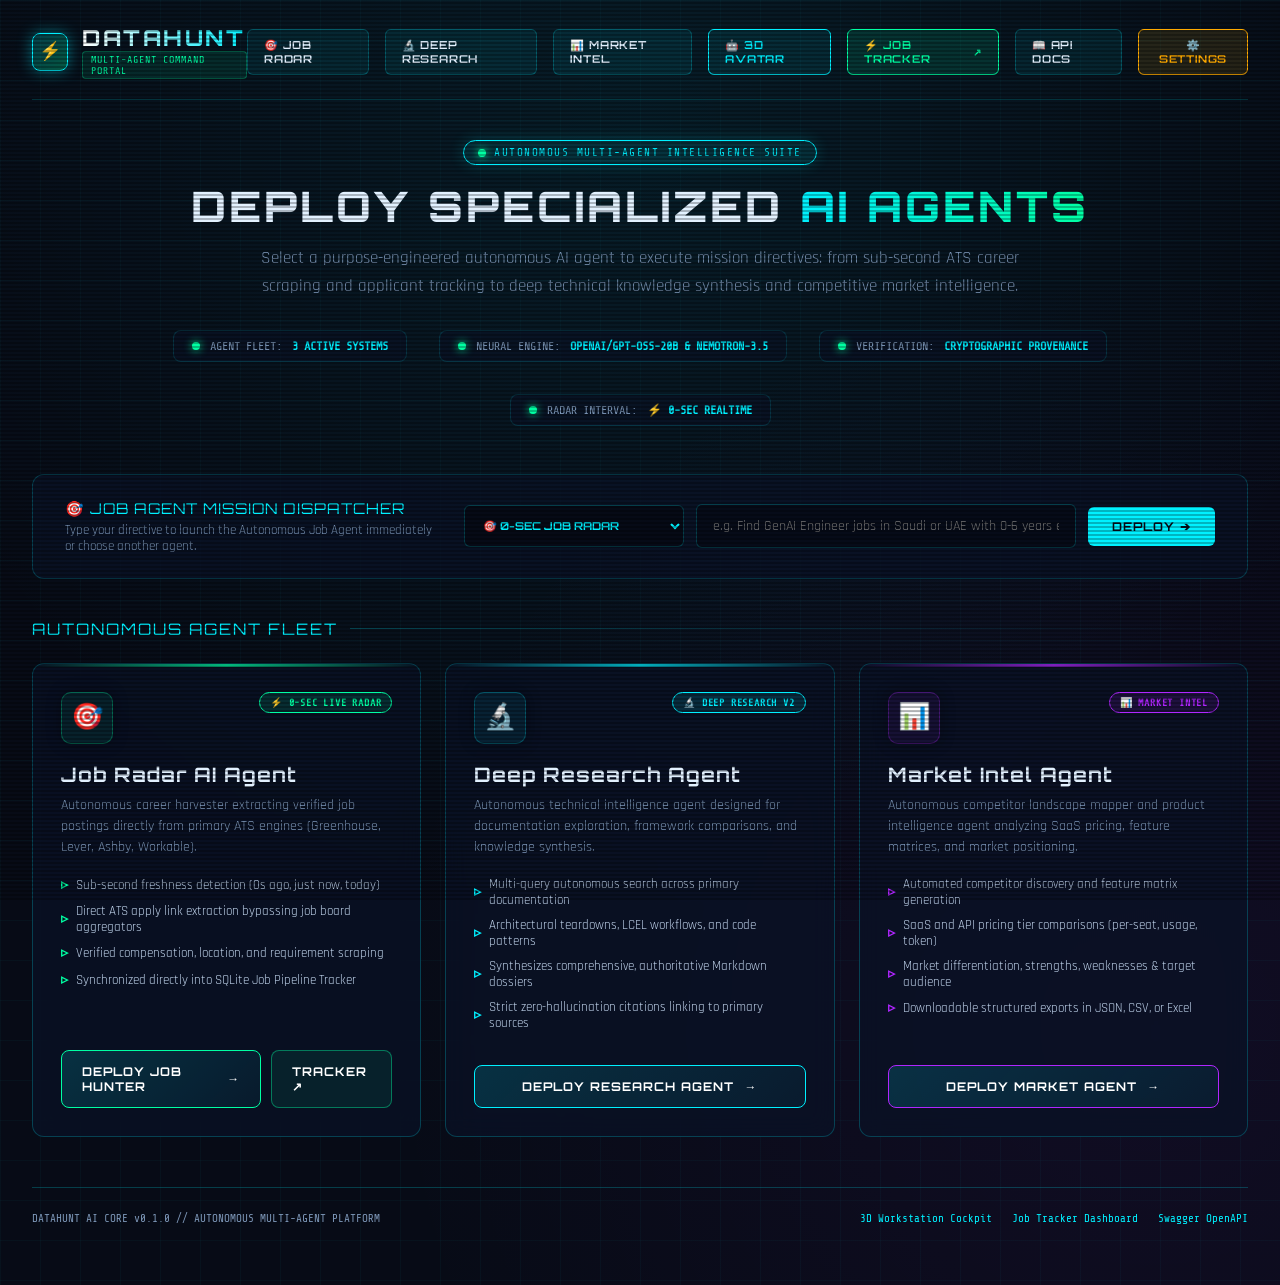
<file: frontend/index.html>
<!DOCTYPE html>
<html lang="en">
<head>
  <meta charset="UTF-8">
  <meta name="viewport" content="width=device-width, initial-scale=1.0">
  <title>DataHunt // Central AI Agent Hub</title>
  <link rel="icon" href="data:image/svg+xml,<svg xmlns=%22http://www.w3.org/2000/svg%22 viewBox=%220 0 100 100%22><text y=%22.9em%22 font-size=%2290%22>⚡</text></svg>">
  <link rel="stylesheet" href="css/hub.css?v=1">
  <link rel="stylesheet" href="css/settings_modal.css?v=3">
</head>
<body>
  <div class="hub-container">
    <!-- Header -->
    <header class="hub-header">
      <div class="brand-wrapper">
        <div class="brand-hexagon">⚡</div>
        <div>
          <div class="brand-name">DATAHUNT</div>
          <div class="brand-badge">MULTI-AGENT COMMAND PORTAL</div>
        </div>
      </div>
      <nav class="hub-nav">
        <a href="/cockpit.html?mode=jobs" class="nav-link-btn">
          <span>🎯 JOB RADAR</span>
        </a>
        <a href="/cockpit.html?mode=research" class="nav-link-btn">
          <span>🔬 DEEP RESEARCH</span>
        </a>
        <a href="/cockpit.html?mode=market" class="nav-link-btn">
          <span>📊 MARKET INTEL</span>
        </a>
        <a href="/bot_preview.html" class="nav-link-btn" style="border-color: var(--neon-cyan); color: var(--neon-cyan);">
          <span>🤖 3D AVATAR</span>
        </a>
        <a href="/jobs.html" class="nav-link-btn highlight" target="_blank" rel="noopener noreferrer">
          <span>⚡ JOB TRACKER</span>
          <span style="font-size: 10px;">↗</span>
        </a>
        <a href="/docs" class="nav-link-btn" target="_blank" rel="noopener noreferrer">
          <span>📖 API DOCS</span>
        </a>
        <button id="open-settings-btn" class="nav-link-btn" title="Agent & Pipeline Settings" style="background: rgba(255, 170, 0, 0.12); border-color: #ffaa00; color: #ffaa00; cursor: pointer;">
          <span>⚙️ SETTINGS</span>
        </button>
      </nav>
    </header>

    <!-- Hero Section -->
    <section class="hub-hero">
      <div class="hero-tag">
        <span style="width: 8px; height: 8px; border-radius: 50%; background: var(--neon-green); box-shadow: 0 0 8px var(--neon-green); display: inline-block;"></span>
        <span>AUTONOMOUS MULTI-AGENT INTELLIGENCE SUITE</span>
      </div>
      <h1 class="hero-title">
        Deploy Specialized <span>AI Agents</span>
      </h1>
      <p class="hero-desc">
        Select a purpose-engineered autonomous AI agent to execute mission directives: from sub-second ATS career scraping and applicant tracking to deep technical knowledge synthesis and competitive market intelligence.
      </p>

      <!-- Telemetry Ribbon -->
      <div class="hub-ribbon">
        <div class="ribbon-item">
          <div class="ribbon-dot"></div>
          <span class="ribbon-label">AGENT FLEET:</span>
          <span class="ribbon-val">3 ACTIVE SYSTEMS</span>
        </div>
        <div class="ribbon-item">
          <div class="ribbon-dot"></div>
          <span class="ribbon-label">NEURAL ENGINE:</span>
          <span class="ribbon-val">OPENAI/GPT-OSS-20B & NEMOTRON-3.5</span>
        </div>
        <div class="ribbon-item">
          <div class="ribbon-dot"></div>
          <span class="ribbon-label">VERIFICATION:</span>
          <span class="ribbon-val">CRYPTOGRAPHIC PROVENANCE</span>
        </div>
        <div class="ribbon-item">
          <div class="ribbon-dot"></div>
          <span class="ribbon-label">RADAR INTERVAL:</span>
          <span class="ribbon-val">⚡ 0-SEC REALTIME</span>
        </div>
      </div>
    </section>

    <!-- Quick Directive Launcher -->
    <div class="hub-launcher-card">
      <div class="launcher-info">
        <div class="launcher-title">🎯 JOB AGENT MISSION DISPATCHER</div>
        <div class="launcher-desc">Type your directive to launch the Autonomous Job Agent immediately or choose another agent.</div>
      </div>
      <form class="launcher-input-row" onsubmit="event.preventDefault(); launchDirective();">
        <select id="launcher-agent-mode" style="background: rgba(7, 11, 22, 0.9); border: 1px solid var(--panel-border); color: var(--neon-cyan); padding: 12px 14px; border-radius: 6px; font-family: 'Orbitron', sans-serif; font-size: 11px; font-weight: 700; outline: none; cursor: pointer;">
          <option value="jobs" selected>🎯 0-SEC JOB RADAR</option>
          <option value="research">🔬 DEEP RESEARCH AGENT</option>
          <option value="market">📊 MARKET INTEL AGENT</option>
        </select>
        <input 
          type="text" 
          id="launcher-query-input" 
          class="launcher-input" 
          placeholder="e.g. Find GenAI Engineer jobs in Saudi or UAE with 0-6 years experience" 
          required 
        />
        <button type="submit" class="launcher-submit-btn">
          <span>DEPLOY ➔</span>
        </button>
      </form>
    </div>

    <!-- Agent Fleet Showcase -->
    <div class="fleet-section-title">
      <span>AUTONOMOUS AGENT FLEET</span>
    </div>

    <div class="fleet-grid">
      <!-- Agent 1: 0-Sec Job Radar -->
      <div class="agent-card jobs-card">
        <div>
          <div class="card-top">
            <div class="agent-icon-badge">🎯</div>
            <span class="agent-badge-pill badge-green">⚡ 0-SEC LIVE RADAR</span>
          </div>
          <h2 class="agent-title">Job Radar AI Agent</h2>
          <p class="agent-subtitle">
            Autonomous career harvester extracting verified job postings directly from primary ATS engines (Greenhouse, Lever, Ashby, Workable).
          </p>
          <ul class="agent-features">
            <li>Sub-second freshness detection (0s ago, just now, today)</li>
            <li>Direct ATS apply link extraction bypassing job board aggregators</li>
            <li>Verified compensation, location, and requirement scraping</li>
            <li>Synchronized directly into SQLite Job Pipeline Tracker</li>
          </ul>
        </div>
        <div style="display: flex; gap: 10px; margin-top: 10px;">
          <a href="/cockpit.html?mode=jobs" class="deploy-agent-btn" style="flex: 2;">
            <span>DEPLOY JOB HUNTER</span>
            <span class="arrow">→</span>
          </a>
          <a href="/jobs.html" target="_blank" rel="noopener noreferrer" class="deploy-agent-btn" style="flex: 1; border-color: rgba(0, 255, 163, 0.4); background: rgba(0, 255, 163, 0.08);" title="Open Job Application Tracker">
            <span>TRACKER ↗</span>
          </a>
        </div>
      </div>

      <!-- Agent 2: Deep Technical Research Agent -->
      <div class="agent-card research-card">
        <div>
          <div class="card-top">
            <div class="agent-icon-badge">🔬</div>
            <span class="agent-badge-pill badge-cyan">🔬 DEEP RESEARCH V2</span>
          </div>
          <h2 class="agent-title">Deep Research Agent</h2>
          <p class="agent-subtitle">
            Autonomous technical intelligence agent designed for documentation exploration, framework comparisons, and knowledge synthesis.
          </p>
          <ul class="agent-features">
            <li>Multi-query autonomous search across primary documentation</li>
            <li>Architectural teardowns, LCEL workflows, and code patterns</li>
            <li>Synthesizes comprehensive, authoritative Markdown dossiers</li>
            <li>Strict zero-hallucination citations linking to primary sources</li>
          </ul>
        </div>
        <div style="margin-top: 10px;">
          <a href="/cockpit.html?mode=research" class="deploy-agent-btn">
            <span>DEPLOY RESEARCH AGENT</span>
            <span class="arrow">→</span>
          </a>
        </div>
      </div>

      <!-- Agent 3: Market & Competitive Intelligence -->
      <div class="agent-card market-card">
        <div>
          <div class="card-top">
            <div class="agent-icon-badge">📊</div>
            <span class="agent-badge-pill badge-purple">📊 MARKET INTEL</span>
          </div>
          <h2 class="agent-title">Market Intel Agent</h2>
          <p class="agent-subtitle">
            Autonomous competitor landscape mapper and product intelligence agent analyzing SaaS pricing, feature matrices, and market positioning.
          </p>
          <ul class="agent-features">
            <li>Automated competitor discovery and feature matrix generation</li>
            <li>SaaS and API pricing tier comparisons (per-seat, usage, token)</li>
            <li>Market differentiation, strengths, weaknesses & target audience</li>
            <li>Downloadable structured exports in JSON, CSV, or Excel</li>
          </ul>
        </div>
        <div style="margin-top: 10px;">
          <a href="/cockpit.html?mode=market" class="deploy-agent-btn">
            <span>DEPLOY MARKET AGENT</span>
            <span class="arrow">→</span>
          </a>
        </div>
      </div>
    </div>

    <!-- Footer -->
    <footer class="hub-footer">
      <div>
        <span>DATAHUNT AI CORE v0.1.0 // AUTONOMOUS MULTI-AGENT PLATFORM</span>
      </div>
      <div style="display: flex; gap: 20px;">
        <a href="/cockpit.html">3D Workstation Cockpit</a>
        <a href="/jobs.html" target="_blank">Job Tracker Dashboard</a>
        <a href="/docs" target="_blank">Swagger OpenAPI</a>
      </div>
    </footer>
  </div>

  <script>
    function launchDirective() {
      const mode = document.getElementById("launcher-agent-mode").value;
      const query = document.getElementById("launcher-query-input").value.trim();
      if (!query) return;
      window.location.href = `/cockpit.html?mode=${encodeURIComponent(mode)}&q=${encodeURIComponent(query)}`;
    }
  </script>
  <script src="js/settings_modal.js?v=3"></script>
</body>
</html>
</file>
<file: frontend/css/hub.css>
@import url('https://fonts.googleapis.com/css2?family=Orbitron:wght@400;600;700;800;900&family=Rajdhani:wght@500;600;700&family=Share+Tech+Mono&display=swap');

:root {
  --bg-primary: #070b16;
  --bg-card: rgba(10, 18, 38, 0.75);
  --bg-card-hover: rgba(13, 24, 52, 0.9);
  --panel-border: rgba(0, 240, 255, 0.22);
  --neon-cyan: #00f0ff;
  --neon-blue: #0072ff;
  --neon-green: #00ffa3;
  --neon-amber: #ffb800;
  --neon-purple: #b026ff;
  --neon-red: #ff3366;
  --text-main: #e2f1ff;
  --text-muted: #7d97b8;
  --glow-cyan: 0 0 15px rgba(0, 240, 255, 0.45);
  --glow-green: 0 0 15px rgba(0, 255, 163, 0.45);
  --glow-purple: 0 0 15px rgba(176, 38, 255, 0.45);
}

* {
  margin: 0;
  padding: 0;
  box-sizing: border-box;
}

body {
  background-color: var(--bg-primary);
  background-image: 
    radial-gradient(circle at 50% 10%, rgba(0, 240, 255, 0.08) 0%, transparent 60%),
    radial-gradient(circle at 90% 80%, rgba(176, 38, 255, 0.06) 0%, transparent 50%),
    linear-gradient(rgba(0, 240, 255, 0.03) 1px, transparent 1px),
    linear-gradient(90deg, rgba(0, 240, 255, 0.03) 1px, transparent 1px);
  background-size: 100% 100%, 100% 100%, 40px 40px, 40px 40px;
  color: var(--text-main);
  font-family: 'Rajdhani', sans-serif;
  min-height: 100vh;
  overflow-x: hidden;
  position: relative;
}

/* Subtle scanlines */
body::before {
  content: "";
  position: fixed;
  top: 0; left: 0; right: 0; bottom: 0;
  background: linear-gradient(rgba(18, 16, 16, 0) 50%, rgba(0, 0, 0, 0.25) 50%);
  background-size: 100% 4px;
  pointer-events: none;
  z-index: 9999;
}

.hub-container {
  max-width: 1400px;
  margin: 0 auto;
  padding: 24px 32px 60px 32px;
  position: relative;
  z-index: 10;
}

/* Header */
.hub-header {
  display: flex;
  align-items: center;
  justify-content: space-between;
  padding-bottom: 20px;
  border-bottom: 1px solid var(--panel-border);
  margin-bottom: 40px;
}

.brand-wrapper {
  display: flex;
  align-items: center;
  gap: 14px;
}

.brand-hexagon {
  width: 38px;
  height: 38px;
  background: linear-gradient(135deg, rgba(0, 240, 255, 0.2), rgba(0, 255, 163, 0.3));
  border: 1.5px solid var(--neon-cyan);
  border-radius: 8px;
  box-shadow: var(--glow-cyan);
  display: flex;
  align-items: center;
  justify-content: center;
  font-size: 18px;
  animation: pulseHex 3s infinite alternate;
}

@keyframes pulseHex {
  0% { box-shadow: 0 0 10px rgba(0,240,255,0.3); }
  100% { box-shadow: 0 0 25px rgba(0,240,255,0.7); }
}

.brand-name {
  font-family: 'Orbitron', sans-serif;
  font-size: 22px;
  font-weight: 800;
  letter-spacing: 2.5px;
  background: linear-gradient(90deg, #ffffff, var(--neon-cyan));
  -webkit-background-clip: text;
  -webkit-text-fill-color: transparent;
}

.brand-badge {
  font-family: 'Share Tech Mono', monospace;
  font-size: 10px;
  color: var(--neon-green);
  background: rgba(0, 255, 163, 0.1);
  border: 1px solid rgba(0, 255, 163, 0.3);
  padding: 2px 8px;
  border-radius: 4px;
  letter-spacing: 1px;
}

.hub-nav {
  display: flex;
  align-items: center;
  gap: 16px;
}

.nav-link-btn {
  display: flex;
  align-items: center;
  gap: 8px;
  padding: 8px 16px;
  background: rgba(0, 240, 255, 0.08);
  border: 1px solid rgba(0, 240, 255, 0.25);
  border-radius: 6px;
  color: var(--text-main);
  text-decoration: none;
  font-family: 'Orbitron', sans-serif;
  font-size: 11px;
  font-weight: 700;
  letter-spacing: 0.8px;
  transition: all 0.25s ease;
}

.nav-link-btn:hover {
  background: rgba(0, 240, 255, 0.2);
  border-color: var(--neon-cyan);
  color: #fff;
  box-shadow: var(--glow-cyan);
  transform: translateY(-1px);
}

.nav-link-btn.highlight {
  background: rgba(0, 255, 163, 0.12);
  border-color: var(--neon-green);
  color: var(--neon-green);
}

.nav-link-btn.highlight:hover {
  background: rgba(0, 255, 163, 0.25);
  box-shadow: var(--glow-green);
}

/* Hero Section */
.hub-hero {
  text-align: center;
  margin-bottom: 48px;
  position: relative;
}

.hero-tag {
  display: inline-flex;
  align-items: center;
  gap: 8px;
  padding: 5px 14px;
  background: rgba(0, 240, 255, 0.1);
  border: 1px solid var(--neon-cyan);
  border-radius: 20px;
  font-family: 'Share Tech Mono', monospace;
  font-size: 11px;
  color: var(--neon-cyan);
  letter-spacing: 1.5px;
  margin-bottom: 16px;
  box-shadow: 0 0 15px rgba(0, 240, 255, 0.2);
}

.hero-title {
  font-family: 'Orbitron', sans-serif;
  font-size: 42px;
  font-weight: 900;
  letter-spacing: 3px;
  line-height: 1.2;
  margin-bottom: 14px;
  text-transform: uppercase;
}

.hero-title span {
  background: linear-gradient(90deg, var(--neon-cyan), var(--neon-green));
  -webkit-background-clip: text;
  -webkit-text-fill-color: transparent;
}

.hero-desc {
  font-size: 17px;
  color: var(--text-muted);
  max-width: 780px;
  margin: 0 auto 30px auto;
  line-height: 1.6;
}

/* Quick Telemetry Ribbon */
.hub-ribbon {
  display: flex;
  justify-content: center;
  gap: 32px;
  margin-bottom: 48px;
  flex-wrap: wrap;
}

.ribbon-item {
  display: flex;
  align-items: center;
  gap: 10px;
  background: rgba(10, 18, 38, 0.6);
  border: 1px solid rgba(0, 240, 255, 0.15);
  padding: 8px 18px;
  border-radius: 8px;
  font-family: 'Share Tech Mono', monospace;
  font-size: 12px;
}

.ribbon-dot {
  width: 8px;
  height: 8px;
  border-radius: 50%;
  background: var(--neon-green);
  box-shadow: 0 0 8px var(--neon-green);
}

.ribbon-label {
  color: var(--text-muted);
}

.ribbon-val {
  color: var(--neon-cyan);
  font-weight: 700;
}

/* Agent Fleet Grid */
.fleet-section-title {
  font-family: 'Orbitron', sans-serif;
  font-size: 16px;
  letter-spacing: 2px;
  color: var(--neon-cyan);
  margin-bottom: 24px;
  display: flex;
  align-items: center;
  gap: 12px;
}

.fleet-section-title::after {
  content: "";
  flex: 1;
  height: 1px;
  background: linear-gradient(90deg, var(--panel-border), transparent);
}

.fleet-grid {
  display: grid;
  grid-template-columns: repeat(auto-fit, minmax(360px, 1fr));
  gap: 24px;
  margin-bottom: 50px;
}

/* Agent Card */
.agent-card {
  background: var(--bg-card);
  border: 1px solid var(--panel-border);
  border-radius: 12px;
  padding: 28px;
  display: flex;
  flex-direction: column;
  justify-content: space-between;
  backdrop-filter: blur(12px);
  position: relative;
  overflow: hidden;
  transition: all 0.3s cubic-bezier(0.16, 1, 0.3, 1);
}

.agent-card::before {
  content: "";
  position: absolute;
  top: 0; left: 0; right: 0; height: 3px;
  background: linear-gradient(90deg, transparent, var(--card-accent, var(--neon-cyan)), transparent);
  opacity: 0.7;
  transition: opacity 0.3s ease;
}

.agent-card:hover {
  background: var(--bg-card-hover);
  border-color: var(--card-accent, var(--neon-cyan));
  transform: translateY(-4px);
  box-shadow: 0 10px 30px rgba(0, 0, 0, 0.4), 0 0 20px rgba(0, 240, 255, 0.15);
}

.agent-card:hover::before {
  opacity: 1;
  box-shadow: 0 0 10px var(--card-accent, var(--neon-cyan));
}

.agent-card.jobs-card {
  --card-accent: var(--neon-green);
}

.agent-card.research-card {
  --card-accent: var(--neon-cyan);
}

.agent-card.market-card {
  --card-accent: var(--neon-purple);
}

.agent-card.tracker-card {
  --card-accent: var(--neon-amber);
}

.card-top {
  display: flex;
  align-items: flex-start;
  justify-content: space-between;
  margin-bottom: 18px;
}

.agent-icon-badge {
  width: 52px;
  height: 52px;
  border-radius: 10px;
  background: rgba(0, 240, 255, 0.08);
  border: 1px solid rgba(0, 240, 255, 0.25);
  display: flex;
  align-items: center;
  justify-content: center;
  font-size: 26px;
  box-shadow: 0 0 15px rgba(0, 0, 0, 0.3);
}

.jobs-card .agent-icon-badge {
  background: rgba(0, 255, 163, 0.08);
  border-color: rgba(0, 255, 163, 0.3);
}

.market-card .agent-icon-badge {
  background: rgba(176, 38, 255, 0.08);
  border-color: rgba(176, 38, 255, 0.3);
}

.tracker-card .agent-icon-badge {
  background: rgba(255, 184, 0, 0.08);
  border-color: rgba(255, 184, 0, 0.3);
}

.agent-badge-pill {
  font-family: 'Share Tech Mono', monospace;
  font-size: 10px;
  padding: 4px 10px;
  border-radius: 12px;
  font-weight: 700;
  letter-spacing: 0.8px;
  border: 1px solid currentColor;
}

.badge-green {
  color: var(--neon-green);
  background: rgba(0, 255, 163, 0.12);
}

.badge-cyan {
  color: var(--neon-cyan);
  background: rgba(0, 240, 255, 0.12);
}

.badge-purple {
  color: var(--neon-purple);
  background: rgba(176, 38, 255, 0.12);
}

.badge-amber {
  color: var(--neon-amber);
  background: rgba(255, 184, 0, 0.12);
}

.agent-title {
  font-family: 'Orbitron', sans-serif;
  font-size: 20px;
  font-weight: 700;
  margin-bottom: 8px;
  letter-spacing: 1px;
}

.agent-subtitle {
  font-size: 14px;
  color: var(--text-muted);
  line-height: 1.5;
  margin-bottom: 18px;
}

/* Feature bullets */
.agent-features {
  list-style: none;
  margin-bottom: 24px;
  display: flex;
  flex-direction: column;
  gap: 9px;
}

.agent-features li {
  font-size: 13px;
  color: #c0d3eb;
  display: flex;
  align-items: center;
  gap: 8px;
}

.agent-features li::before {
  content: "▹";
  color: var(--card-accent, var(--neon-cyan));
  font-weight: bold;
  font-size: 14px;
}

/* Action Button */
.deploy-agent-btn {
  display: flex;
  align-items: center;
  justify-content: center;
  gap: 10px;
  width: 100%;
  padding: 13px 20px;
  background: linear-gradient(135deg, rgba(0, 240, 255, 0.15), rgba(0, 240, 255, 0.05));
  border: 1.5px solid var(--card-accent, var(--neon-cyan));
  border-radius: 8px;
  color: #fff;
  text-decoration: none;
  font-family: 'Orbitron', sans-serif;
  font-size: 12px;
  font-weight: 700;
  letter-spacing: 1px;
  cursor: pointer;
  transition: all 0.25s ease;
}

.deploy-agent-btn:hover {
  background: var(--card-accent, var(--neon-cyan));
  color: #070b16;
  box-shadow: 0 0 20px var(--card-accent, var(--neon-cyan));
  transform: translateY(-2px);
}

.deploy-agent-btn .arrow {
  transition: transform 0.25s ease;
}

.deploy-agent-btn:hover .arrow {
  transform: translateX(4px);
}

/* Quick Mission Launcher Row */
.hub-launcher-card {
  background: var(--bg-card);
  border: 1px solid var(--panel-border);
  border-radius: 12px;
  padding: 24px 32px;
  margin-bottom: 40px;
  display: flex;
  align-items: center;
  justify-content: space-between;
  gap: 24px;
  flex-wrap: wrap;
}

.launcher-info {
  flex: 1;
  min-width: 280px;
}

.launcher-title {
  font-family: 'Orbitron', sans-serif;
  font-size: 15px;
  color: var(--neon-cyan);
  margin-bottom: 4px;
  letter-spacing: 1px;
}

.launcher-desc {
  font-size: 13px;
  color: var(--text-muted);
}

.launcher-input-row {
  display: flex;
  align-items: center;
  gap: 12px;
  flex: 2;
  min-width: 320px;
}

.launcher-input {
  flex: 1;
  background: rgba(7, 11, 22, 0.8);
  border: 1px solid var(--panel-border);
  border-radius: 6px;
  padding: 12px 16px;
  color: var(--text-main);
  font-family: 'Rajdhani', sans-serif;
  font-size: 14px;
  outline: none;
  transition: border-color 0.2s ease;
}

.launcher-input:focus {
  border-color: var(--neon-cyan);
  box-shadow: var(--glow-cyan);
}

.launcher-submit-btn {
  background: var(--neon-cyan);
  color: #070b16;
  border: none;
  border-radius: 6px;
  padding: 12px 24px;
  font-family: 'Orbitron', sans-serif;
  font-size: 12px;
  font-weight: 700;
  cursor: pointer;
  letter-spacing: 1px;
  transition: all 0.2s ease;
}

.launcher-submit-btn:hover {
  box-shadow: var(--glow-cyan);
  transform: translateY(-1px);
}

/* Footer */
.hub-footer {
  border-top: 1px solid var(--panel-border);
  padding-top: 24px;
  display: flex;
  align-items: center;
  justify-content: space-between;
  font-family: 'Share Tech Mono', monospace;
  font-size: 11px;
  color: var(--text-muted);
  flex-wrap: wrap;
  gap: 16px;
}

.hub-footer a {
  color: var(--neon-cyan);
  text-decoration: none;
}

.hub-footer a:hover {
  text-decoration: underline;
}

@media (max-width: 800px) {
  .hero-title { font-size: 28px; }
  .hub-container { padding: 16px; }
  .fleet-grid { grid-template-columns: 1fr; }
  .hub-header { flex-direction: column; gap: 16px; align-items: flex-start; }
}
</file>
<file: frontend/css/settings_modal.css>
/* ==========================================================================
   DataHunt // Settings Modal Stylesheet (Cyberpunk & Sci-Fi Cockpit Theme)
   ========================================================================== */

.settings-modal-backdrop {
  position: fixed;
  top: 0;
  left: 0;
  width: 100vw;
  height: 100vh;
  background: rgba(3, 7, 18, 0.78);
  backdrop-filter: blur(8px);
  -webkit-backdrop-filter: blur(8px);
  z-index: 99999;
  display: none;
  align-items: center;
  justify-content: center;
  opacity: 0;
  transition: opacity 0.25s cubic-bezier(0.16, 1, 0.3, 1);
}

.settings-modal-backdrop.active {
  display: flex;
  opacity: 1;
}

.settings-modal-dialog {
  background: rgba(11, 15, 25, 0.96);
  border: 1px solid rgba(0, 240, 255, 0.35);
  box-shadow: 0 0 30px rgba(0, 240, 255, 0.15), inset 0 0 20px rgba(0, 240, 255, 0.05);
  border-radius: 12px;
  width: 90%;
  max-width: 680px;
  max-height: 85vh;
  display: flex;
  flex-direction: column;
  overflow: hidden;
  color: #e2e8f0;
  font-family: 'Inter', -apple-system, BlinkMacSystemFont, sans-serif;
  transform: translateY(12px) scale(0.98);
  transition: transform 0.25s cubic-bezier(0.16, 1, 0.3, 1);
}

.settings-modal-backdrop.active .settings-modal-dialog {
  transform: translateY(0) scale(1);
}

/* Header */
.settings-modal-header {
  padding: 16px 24px;
  background: rgba(0, 240, 255, 0.04);
  border-bottom: 1px solid rgba(0, 240, 255, 0.2);
  display: flex;
  align-items: center;
  justify-content: space-between;
}

.settings-modal-title {
  display: flex;
  align-items: center;
  gap: 10px;
  font-family: 'Orbitron', sans-serif;
  font-size: 14px;
  font-weight: 700;
  letter-spacing: 1.2px;
  color: #00f0ff;
  text-shadow: 0 0 10px rgba(0, 240, 255, 0.4);
}

.settings-modal-subtitle {
  font-family: 'Share Tech Mono', monospace;
  font-size: 11px;
  color: #94a3b8;
  margin-top: 2px;
}

.settings-close-btn {
  background: transparent;
  border: 1px solid rgba(255, 255, 255, 0.15);
  color: #94a3b8;
  width: 32px;
  height: 32px;
  border-radius: 6px;
  cursor: pointer;
  display: flex;
  align-items: center;
  justify-content: center;
  font-size: 16px;
  transition: all 0.2s;
}

.settings-close-btn:hover {
  border-color: #ff3366;
  color: #ff3366;
  background: rgba(255, 51, 102, 0.1);
}

/* Body / Form */
.settings-modal-body {
  padding: 20px 24px;
  overflow-y: auto;
  flex: 1;
  display: flex;
  flex-direction: column;
  gap: 22px;
}

/* Category Sections */
.settings-category {
  border: 1px solid rgba(255, 255, 255, 0.08);
  border-radius: 8px;
  background: rgba(255, 255, 255, 0.02);
  padding: 16px;
}

.settings-category-title {
  font-family: 'Orbitron', sans-serif;
  font-size: 11px;
  font-weight: 700;
  letter-spacing: 0.8px;
  color: #ffaa00;
  margin-bottom: 14px;
  display: flex;
  align-items: center;
  gap: 8px;
}

.settings-category-title::before {
  content: "";
  display: inline-block;
  width: 4px;
  height: 12px;
  background: #ffaa00;
  border-radius: 2px;
  box-shadow: 0 0 6px #ffaa00;
}

.settings-grid {
  display: grid;
  grid-template-columns: 1fr 1fr;
  gap: 14px;
}

@media (max-width: 600px) {
  .settings-grid {
    grid-template-columns: 1fr;
  }
}

.settings-field-group {
  display: flex;
  flex-direction: column;
  gap: 6px;
}

.settings-field-group.full-width {
  grid-column: 1 / -1;
}

.settings-label {
  font-size: 11px;
  font-weight: 600;
  color: #cbd5e1;
  display: flex;
  align-items: center;
  justify-content: space-between;
}

.settings-input,
.settings-select {
  background: rgba(0, 0, 0, 0.45);
  border: 1px solid rgba(0, 240, 255, 0.25);
  border-radius: 6px;
  padding: 8px 12px;
  color: #f8fafc;
  font-family: 'Share Tech Mono', monospace;
  font-size: 13px;
  transition: all 0.2s ease;
  width: 100%;
  box-sizing: border-box;
}

.settings-input:focus,
.settings-select:focus {
  outline: none;
  border-color: #00f0ff;
  box-shadow: 0 0 10px rgba(0, 240, 255, 0.3);
  background: rgba(0, 240, 255, 0.05);
}

.settings-input[type="checkbox"] {
  width: 20px;
  height: 20px;
  cursor: pointer;
  accent-color: #00f0ff;
  margin: 4px 0;
}

.settings-select option {
  background: #0b0f19;
  color: #f8fafc;
}

.settings-help {
  font-size: 10px;
  color: #64748b;
  line-height: 1.35;
}

/* Footer / Actions */
.settings-modal-footer {
  padding: 14px 24px;
  background: rgba(0, 0, 0, 0.3);
  border-top: 1px solid rgba(255, 255, 255, 0.08);
  display: flex;
  align-items: center;
  justify-content: space-between;
}

.settings-status-indicator {
  font-family: 'Share Tech Mono', monospace;
  font-size: 11px;
  color: #00ffa3;
  display: flex;
  align-items: center;
  gap: 6px;
}

.settings-action-btns {
  display: flex;
  align-items: center;
  gap: 10px;
}

.settings-btn {
  font-family: 'Orbitron', sans-serif;
  font-size: 11px;
  font-weight: 700;
  padding: 8px 18px;
  border-radius: 6px;
  cursor: pointer;
  letter-spacing: 0.6px;
  transition: all 0.2s;
  display: flex;
  align-items: center;
  gap: 6px;
}

.settings-btn-save {
  background: rgba(0, 240, 255, 0.2);
  border: 1px solid #00f0ff;
  color: #00f0ff;
  box-shadow: 0 0 12px rgba(0, 240, 255, 0.2);
}

.settings-btn-save:hover {
  background: #00f0ff;
  color: #0b0f19;
  box-shadow: 0 0 20px rgba(0, 240, 255, 0.5);
}

.settings-btn-reset {
  background: rgba(255, 255, 255, 0.04);
  border: 1px solid rgba(255, 255, 255, 0.15);
  color: #94a3b8;
}

.settings-btn-reset:hover {
  border-color: #ffaa00;
  color: #ffaa00;
  background: rgba(255, 170, 0, 0.1);
}

/* Toast alert notification */
.settings-toast {
  position: fixed;
  bottom: 24px;
  right: 24px;
  background: rgba(11, 15, 25, 0.95);
  border: 1px solid #00ffa3;
  box-shadow: 0 0 20px rgba(0, 255, 163, 0.3);
  color: #00ffa3;
  padding: 12px 20px;
  border-radius: 8px;
  font-family: 'Share Tech Mono', monospace;
  font-size: 12px;
  z-index: 100000;
  display: none;
  align-items: center;
  gap: 8px;
  animation: slideInToast 0.3s cubic-bezier(0.16, 1, 0.3, 1);
}

@keyframes slideInToast {
  from {
    opacity: 0;
    transform: translateY(16px);
  }
  to {
    opacity: 1;
    transform: translateY(0);
  }
}
</file>
